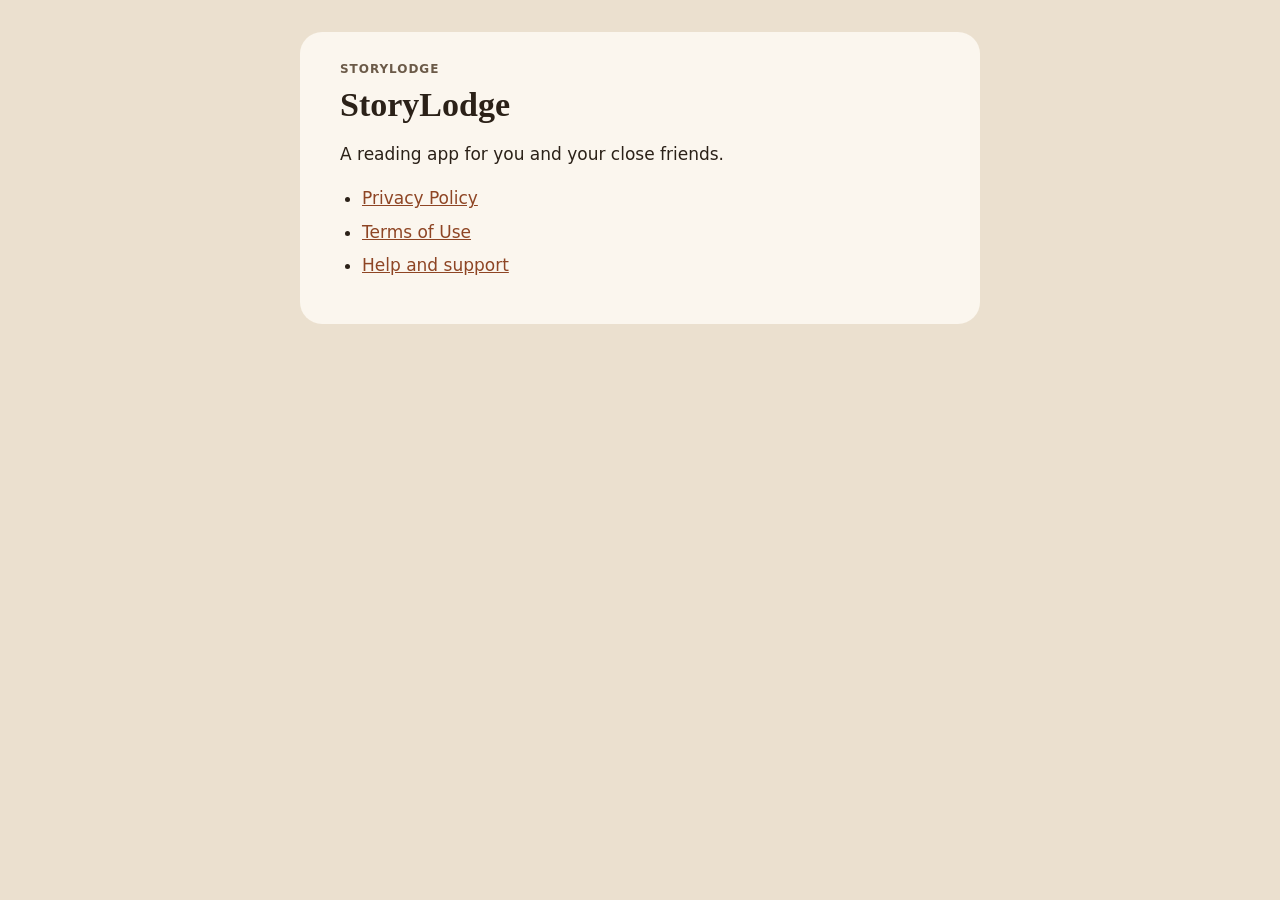
<file: index.html>
<!doctype html>
<html lang="en">
<head>
<meta charset="utf-8">
<meta name="viewport" content="width=device-width,initial-scale=1">
<title>StoryLodge</title>
<link rel="stylesheet" href="legal.css">
</head>
<body>
<main>
<p class="eyebrow">StoryLodge</p>
<h1>StoryLodge</h1>
<p>A reading app for you and your close friends.</p>
<ul>
  <li><a href="privacy">Privacy Policy</a></li>
  <li><a href="terms">Terms of Use</a></li>
  <li><a href="support">Help and support</a></li>
</ul>
</main>
</body>
</html>
</file>
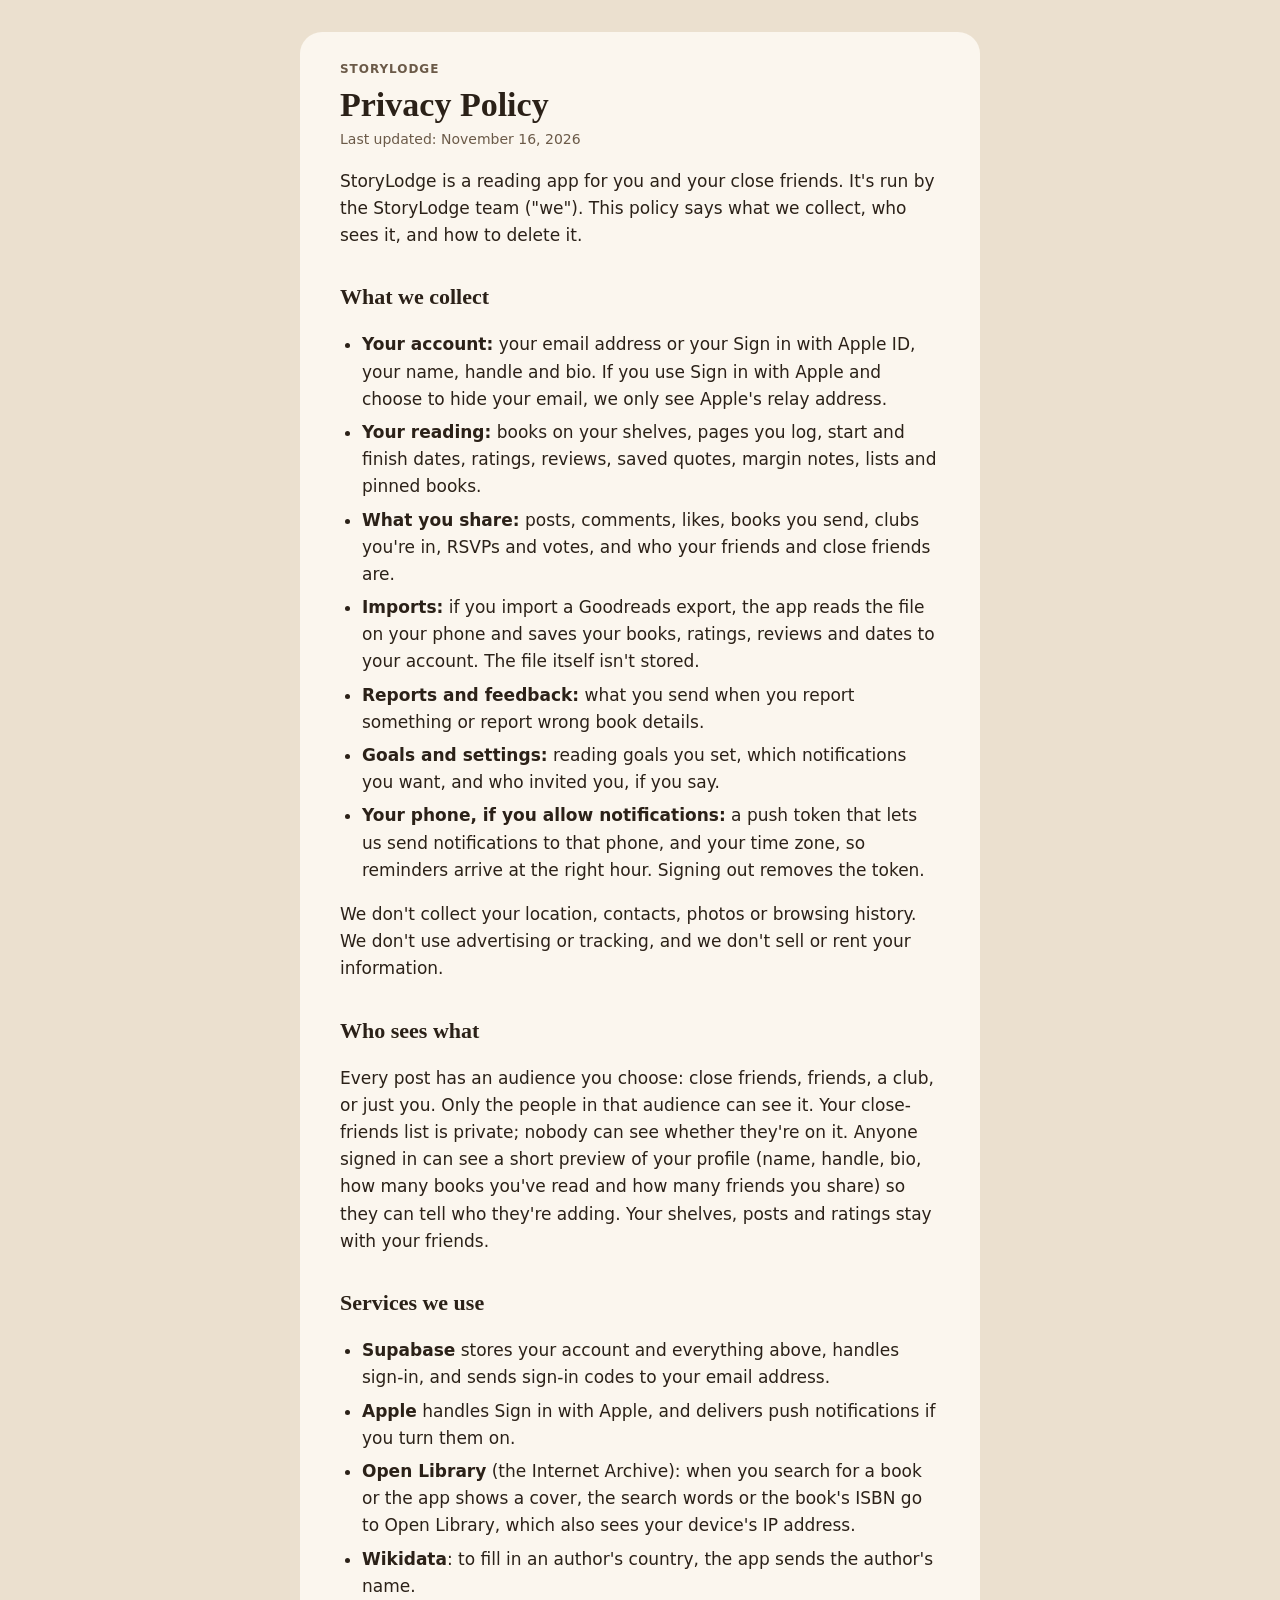
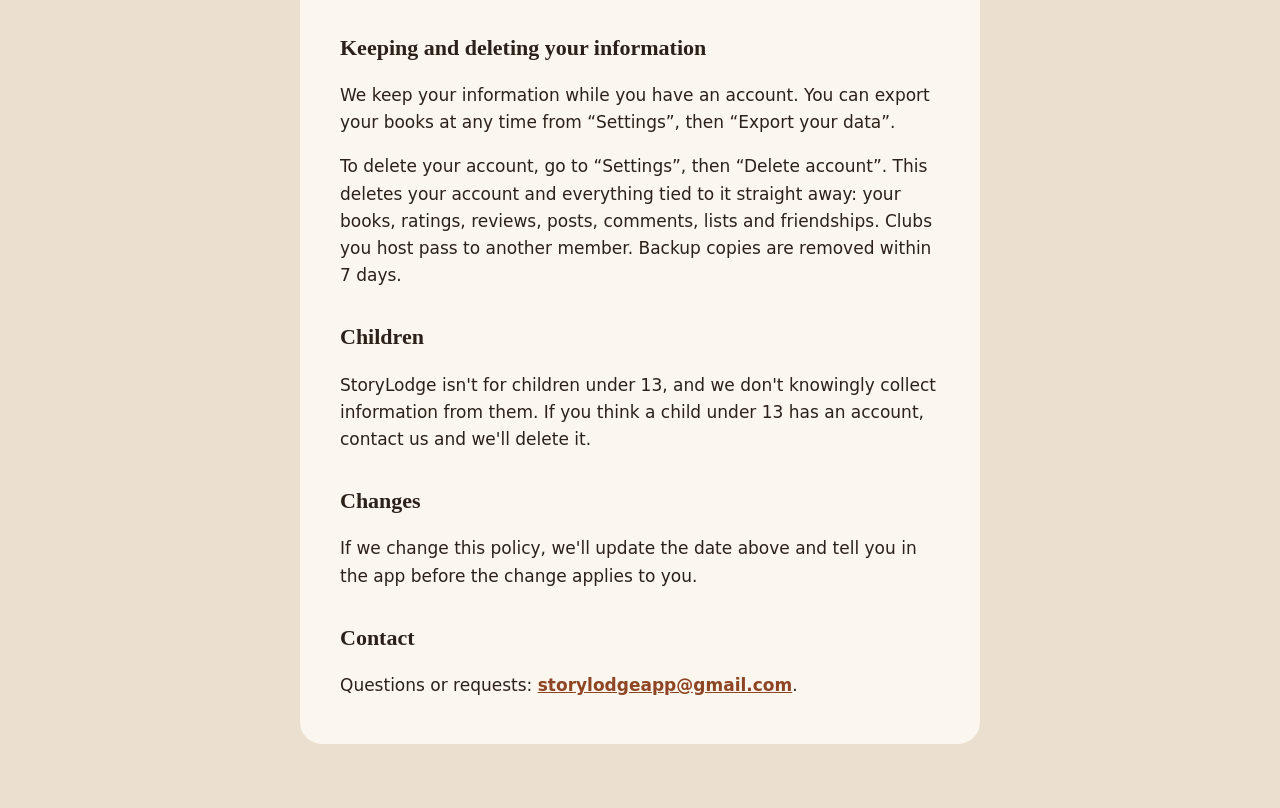
<file: privacy.html>
<!doctype html>
<html lang="en">
<head>
<meta charset="utf-8">
<meta name="viewport" content="width=device-width,initial-scale=1">
<title>StoryLodge Privacy Policy</title>
<link rel="stylesheet" href="legal.css">
</head>
<body>
<main>
<p class="eyebrow">StoryLodge</p>
<h1>Privacy Policy</h1>
<p class="updated">Last updated: November 16, 2026</p>

<p>StoryLodge is a reading app for you and your close friends. It's run by the StoryLodge team ("we"). This policy says what we collect, who sees it, and how to delete it.</p>

<h2>What we collect</h2>
<ul>
  <li><b>Your account:</b> your email address or your Sign in with Apple ID, your name, handle and bio. If you use Sign in with Apple and choose to hide your email, we only see Apple's relay address.</li>
  <li><b>Your reading:</b> books on your shelves, pages you log, start and finish dates, ratings, reviews, saved quotes, margin notes, lists and pinned books.</li>
  <li><b>What you share:</b> posts, comments, likes, books you send, clubs you're in, RSVPs and votes, and who your friends and close friends are.</li>
  <li><b>Imports:</b> if you import a Goodreads export, the app reads the file on your phone and saves your books, ratings, reviews and dates to your account. The file itself isn't stored.</li>
  <li><b>Reports and feedback:</b> what you send when you report something or report wrong book details.</li>
  <li><b>Goals and settings:</b> reading goals you set, which notifications you want, and who invited you, if you say.</li>
  <li><b>Your phone, if you allow notifications:</b> a push token that lets us send notifications to that phone, and your time zone, so reminders arrive at the right hour. Signing out removes the token.</li>
</ul>
<p>We don't collect your location, contacts, photos or browsing history. We don't use advertising or tracking, and we don't sell or rent your information.</p>

<h2>Who sees what</h2>
<p>Every post has an audience you choose: close friends, friends, a club, or just you. Only the people in that audience can see it. Your close-friends list is private; nobody can see whether they're on it. Anyone signed in can see a short preview of your profile (name, handle, bio, how many books you've read and how many friends you share) so they can tell who they're adding. Your shelves, posts and ratings stay with your friends.</p>

<h2>Services we use</h2>
<ul>
  <li><b>Supabase</b> stores your account and everything above, handles sign-in, and sends sign-in codes to your email address.</li>
  <li><b>Apple</b> handles Sign in with Apple, and delivers push notifications if you turn them on.</li>
  <li><b>Open Library</b> (the Internet Archive): when you search for a book or the app shows a cover, the search words or the book's ISBN go to Open Library, which also sees your device's IP address.</li>
  <li><b>Wikidata</b>: to fill in an author's country, the app sends the author's name.</li>
</ul>

<h2>Keeping and deleting your information</h2>
<p>We keep your information while you have an account. You can export your books at any time from “Settings”, then “Export your data”.</p>
<p>To delete your account, go to “Settings”, then “Delete account”. This deletes your account and everything tied to it straight away: your books, ratings, reviews, posts, comments, lists and friendships. Clubs you host pass to another member. Backup copies are removed within 7 days.</p>

<h2>Children</h2>
<p>StoryLodge isn't for children under 13, and we don't knowingly collect information from them. If you think a child under 13 has an account, contact us and we'll delete it.</p>

<h2>Changes</h2>
<p>If we change this policy, we'll update the date above and tell you in the app before the change applies to you.</p>

<h2>Contact</h2>
<p>Questions or requests: <b><a href="mailto:storylodgeapp@gmail.com">storylodgeapp@gmail.com</a></b>.</p>
</main>
</body>
</html>
</file>
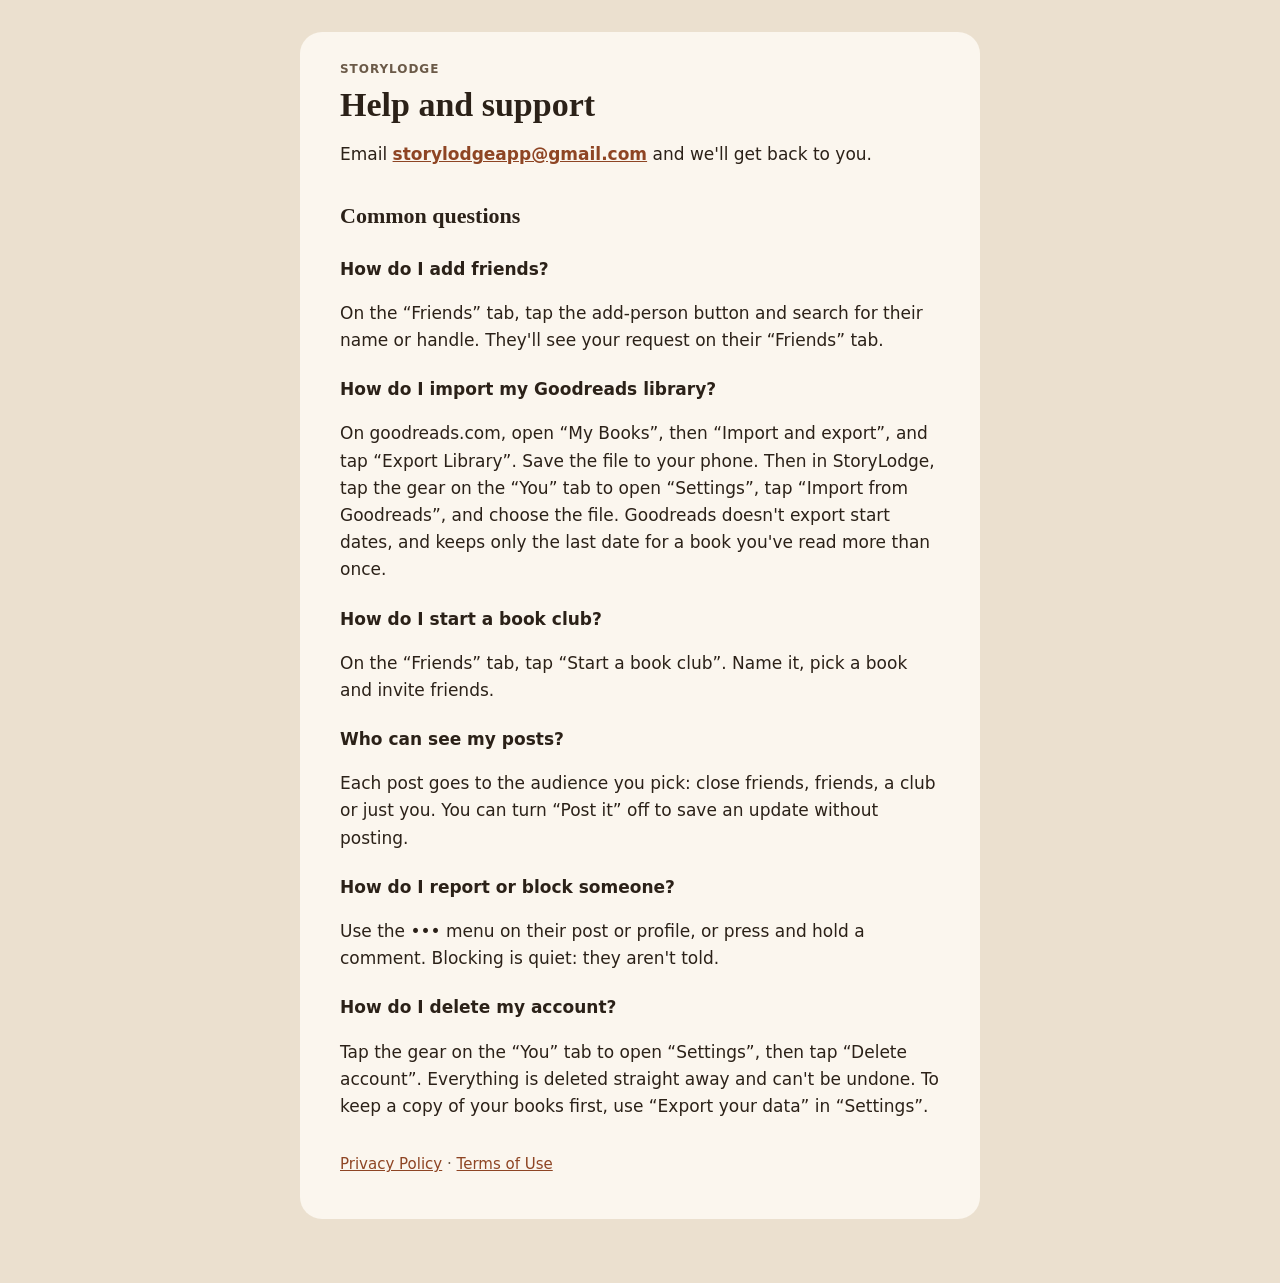
<file: support.html>
<!doctype html>
<html lang="en">
<head>
<meta charset="utf-8">
<meta name="viewport" content="width=device-width,initial-scale=1">
<title>StoryLodge Support</title>
<link rel="stylesheet" href="legal.css">
</head>
<body>
<main>
<p class="eyebrow">StoryLodge</p>
<h1>Help and support</h1>

<p>Email <b><a href="mailto:storylodgeapp@gmail.com">storylodgeapp@gmail.com</a></b> and we'll get back to you.</p>

<h2>Common questions</h2>

<h3>How do I add friends?</h3>
<p>On the “Friends” tab, tap the add-person button and search for their name or handle. They'll see your request on their “Friends” tab.</p>

<h3>How do I import my Goodreads library?</h3>
<p>On goodreads.com, open “My Books”, then “Import and export”, and tap “Export Library”. Save the file to your phone. Then in StoryLodge, tap the gear on the “You” tab to open “Settings”, tap “Import from Goodreads”, and choose the file. Goodreads doesn't export start dates, and keeps only the last date for a book you've read more than once.</p>

<h3>How do I start a book club?</h3>
<p>On the “Friends” tab, tap “Start a book club”. Name it, pick a book and invite friends.</p>

<h3>Who can see my posts?</h3>
<p>Each post goes to the audience you pick: close friends, friends, a club or just you. You can turn “Post it” off to save an update without posting.</p>

<h3>How do I report or block someone?</h3>
<p>Use the ••• menu on their post or profile, or press and hold a comment. Blocking is quiet: they aren't told.</p>

<h3>How do I delete my account?</h3>
<p>Tap the gear on the “You” tab to open “Settings”, then tap “Delete account”. Everything is deleted straight away and can't be undone. To keep a copy of your books first, use “Export your data” in “Settings”.</p>

<p class="links"><a href="privacy.html">Privacy Policy</a> · <a href="terms.html">Terms of Use</a></p>
</main>
</body>
</html>
</file>
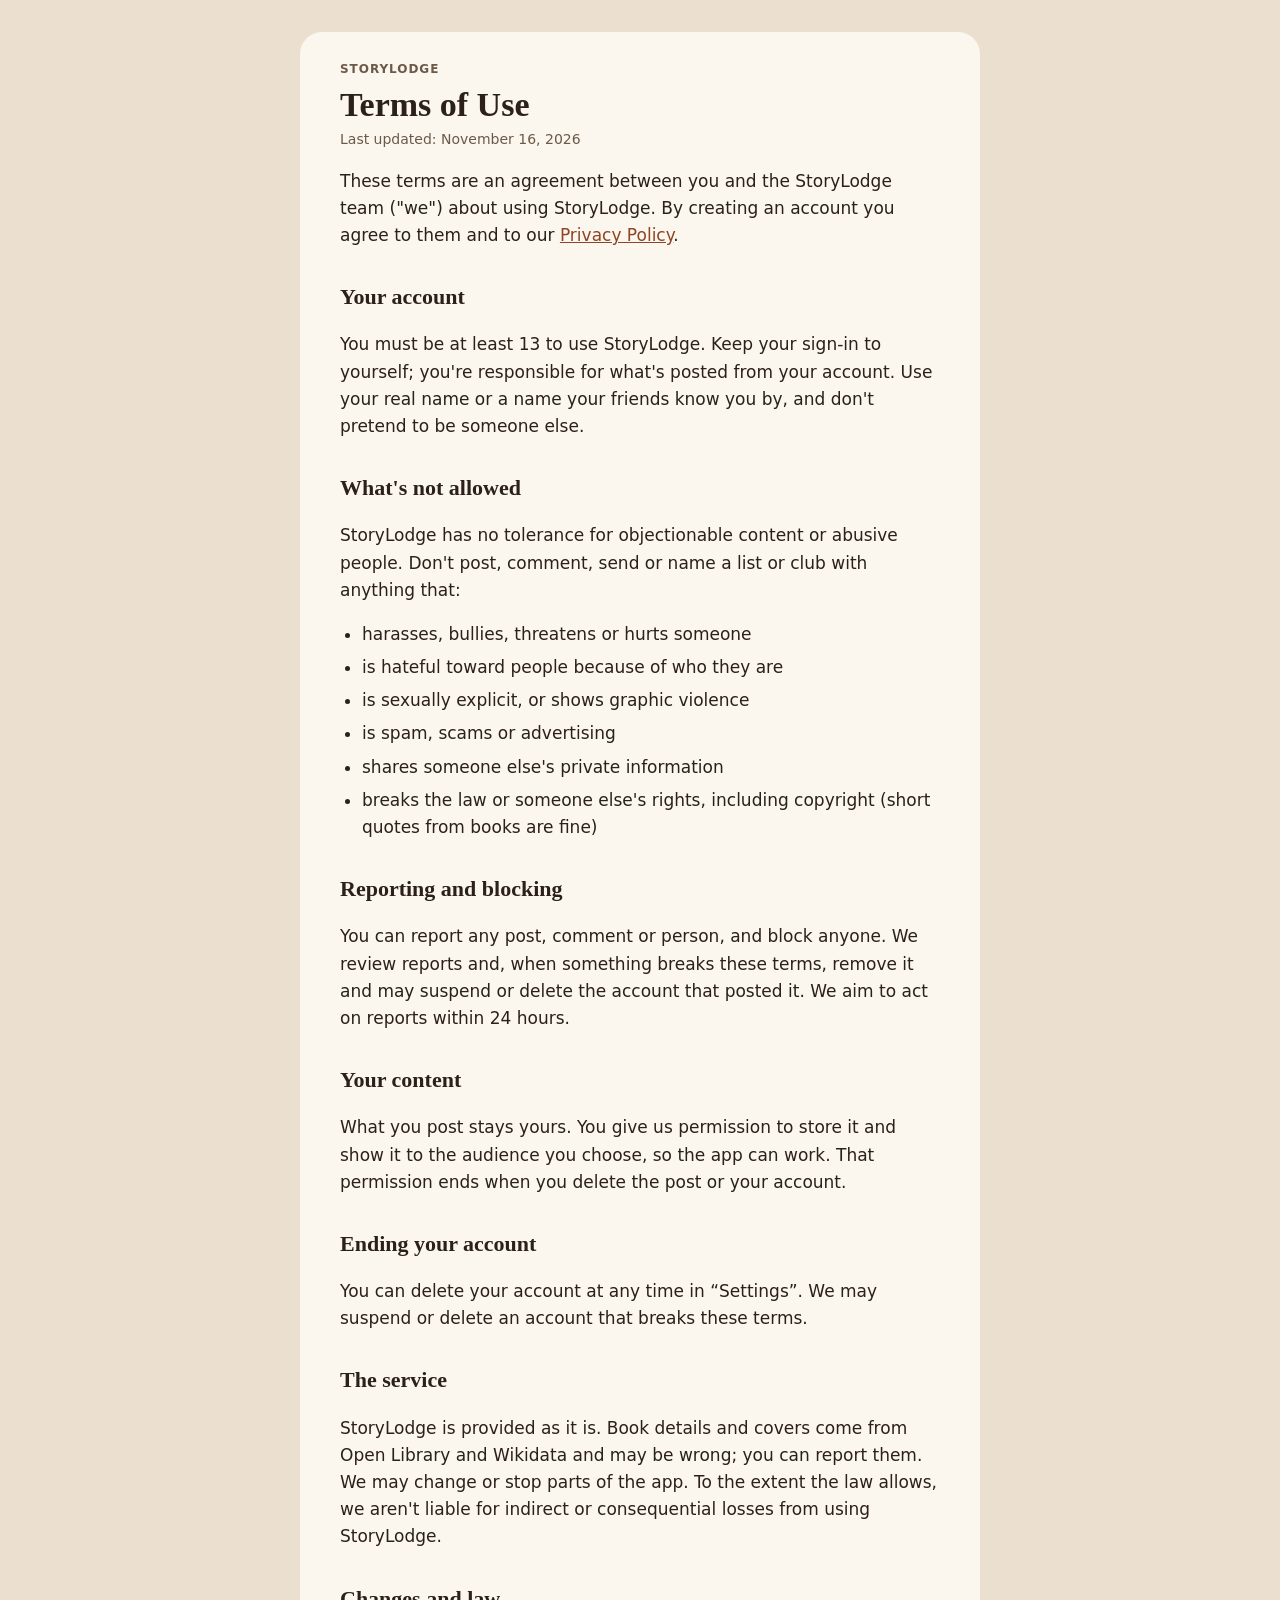
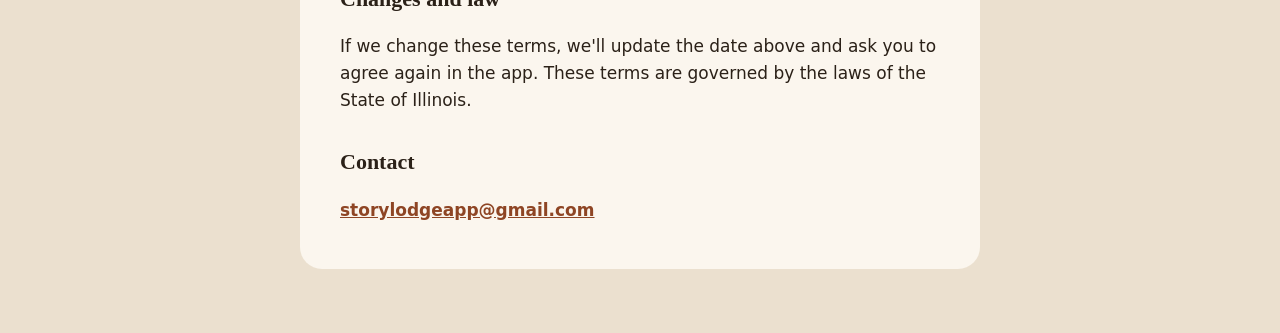
<file: terms.html>
<!doctype html>
<html lang="en">
<head>
<meta charset="utf-8">
<meta name="viewport" content="width=device-width,initial-scale=1">
<title>StoryLodge Terms of Use</title>
<link rel="stylesheet" href="legal.css">
</head>
<body>
<main>
<p class="eyebrow">StoryLodge</p>
<h1>Terms of Use</h1>
<p class="updated">Last updated: November 16, 2026</p>

<p>These terms are an agreement between you and the StoryLodge team ("we") about using StoryLodge. By creating an account you agree to them and to our <a href="privacy.html">Privacy Policy</a>.</p>

<h2>Your account</h2>
<p>You must be at least 13 to use StoryLodge. Keep your sign-in to yourself; you're responsible for what's posted from your account. Use your real name or a name your friends know you by, and don't pretend to be someone else.</p>

<h2>What's not allowed</h2>
<p>StoryLodge has no tolerance for objectionable content or abusive people. Don't post, comment, send or name a list or club with anything that:</p>
<ul>
  <li>harasses, bullies, threatens or hurts someone</li>
  <li>is hateful toward people because of who they are</li>
  <li>is sexually explicit, or shows graphic violence</li>
  <li>is spam, scams or advertising</li>
  <li>shares someone else's private information</li>
  <li>breaks the law or someone else's rights, including copyright (short quotes from books are fine)</li>
</ul>

<h2>Reporting and blocking</h2>
<p>You can report any post, comment or person, and block anyone. We review reports and, when something breaks these terms, remove it and may suspend or delete the account that posted it. We aim to act on reports within 24 hours.</p>

<h2>Your content</h2>
<p>What you post stays yours. You give us permission to store it and show it to the audience you choose, so the app can work. That permission ends when you delete the post or your account.</p>

<h2>Ending your account</h2>
<p>You can delete your account at any time in “Settings”. We may suspend or delete an account that breaks these terms.</p>

<h2>The service</h2>
<p>StoryLodge is provided as it is. Book details and covers come from Open Library and Wikidata and may be wrong; you can report them. We may change or stop parts of the app. To the extent the law allows, we aren't liable for indirect or consequential losses from using StoryLodge.</p>

<h2>Changes and law</h2>
<p>If we change these terms, we'll update the date above and ask you to agree again in the app. These terms are governed by the laws of the State of Illinois.</p>

<h2>Contact</h2>
<p><b><a href="mailto:storylodgeapp@gmail.com">storylodgeapp@gmail.com</a></b></p>
</main>
</body>
</html>
</file>
<file: legal.css>
/* StoryLodge's legal and help pages, in Cedar colors (design/brand.md). */
:root {
  --ground: #EBE0CF; --surface: #FBF6EE; --ink: #2B2118; --muted: #6B5A48; --tint-text: #8E4524;
  color-scheme: light;
}
@media (prefers-color-scheme: dark) {
  :root { --ground: #1A130E; --surface: #261C15; --ink: #F2E6D6; --muted: #B8A48D; --tint-text: #E08A55; color-scheme: dark; }
}
* { box-sizing: border-box; }
body {
  margin: 0; background: var(--ground); color: var(--ink);
  font: 17px/1.6 -apple-system, BlinkMacSystemFont, "Segoe UI", system-ui, sans-serif;
  padding: 32px max(16px, env(safe-area-inset-right, 0px)) 64px max(16px, env(safe-area-inset-left, 0px));
}
main { max-width: 680px; margin: 0 auto; background: var(--surface); border-radius: 22px; padding: 28px clamp(18px, 5vw, 40px); }
.eyebrow { margin: 0; font-size: 12px; font-weight: 600; letter-spacing: .08em; text-transform: uppercase; color: var(--muted); }
h1 { font-family: "New York", Georgia, serif; font-size: 34px; line-height: 1.15; margin: 6px 0 4px; }
h2 { font-family: "New York", Georgia, serif; font-size: 22px; margin: 30px 0 6px; }
h3 { font-size: 17px; margin: 22px 0 2px; }
.updated { color: var(--muted); font-size: 14px; margin-top: 0; }
a { color: var(--tint-text); }
ul { padding-left: 22px; }
li { margin: 6px 0; }
.links { margin-top: 32px; color: var(--muted); font-size: 15px; }
</file>
